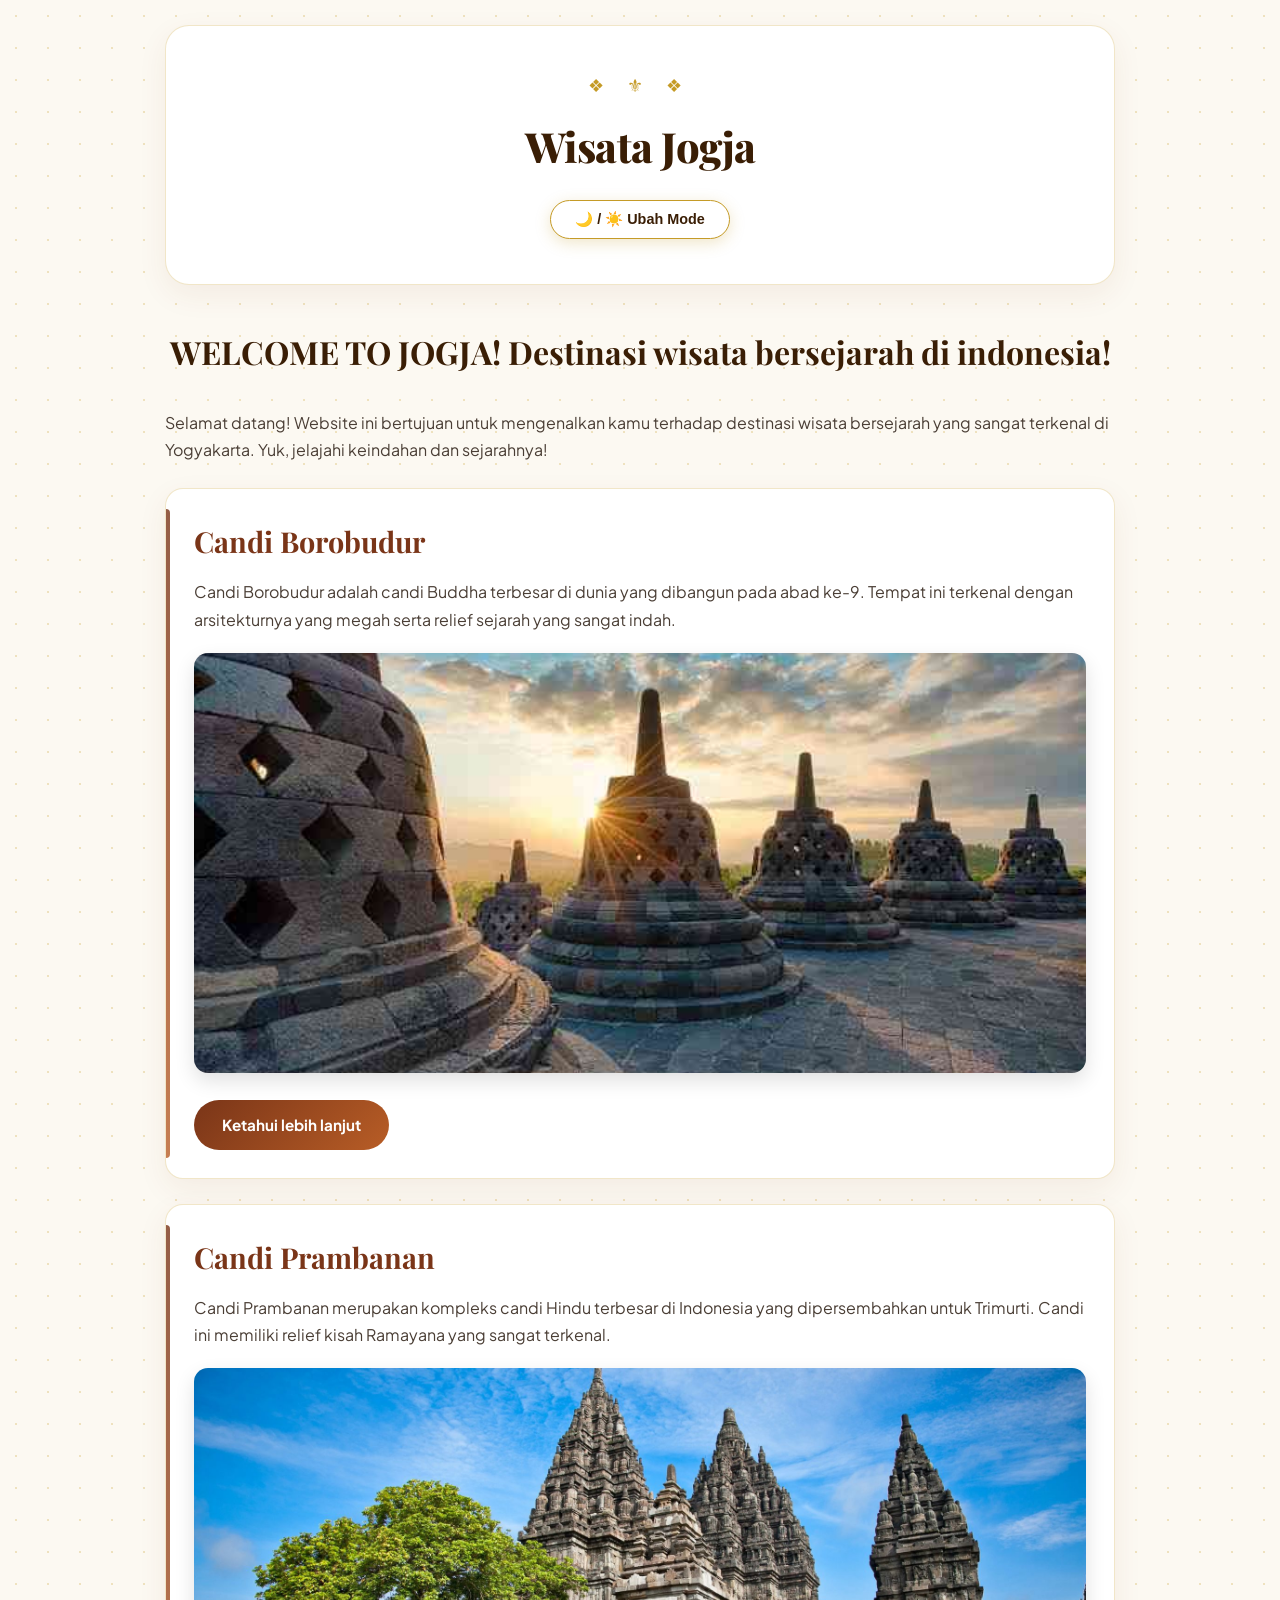
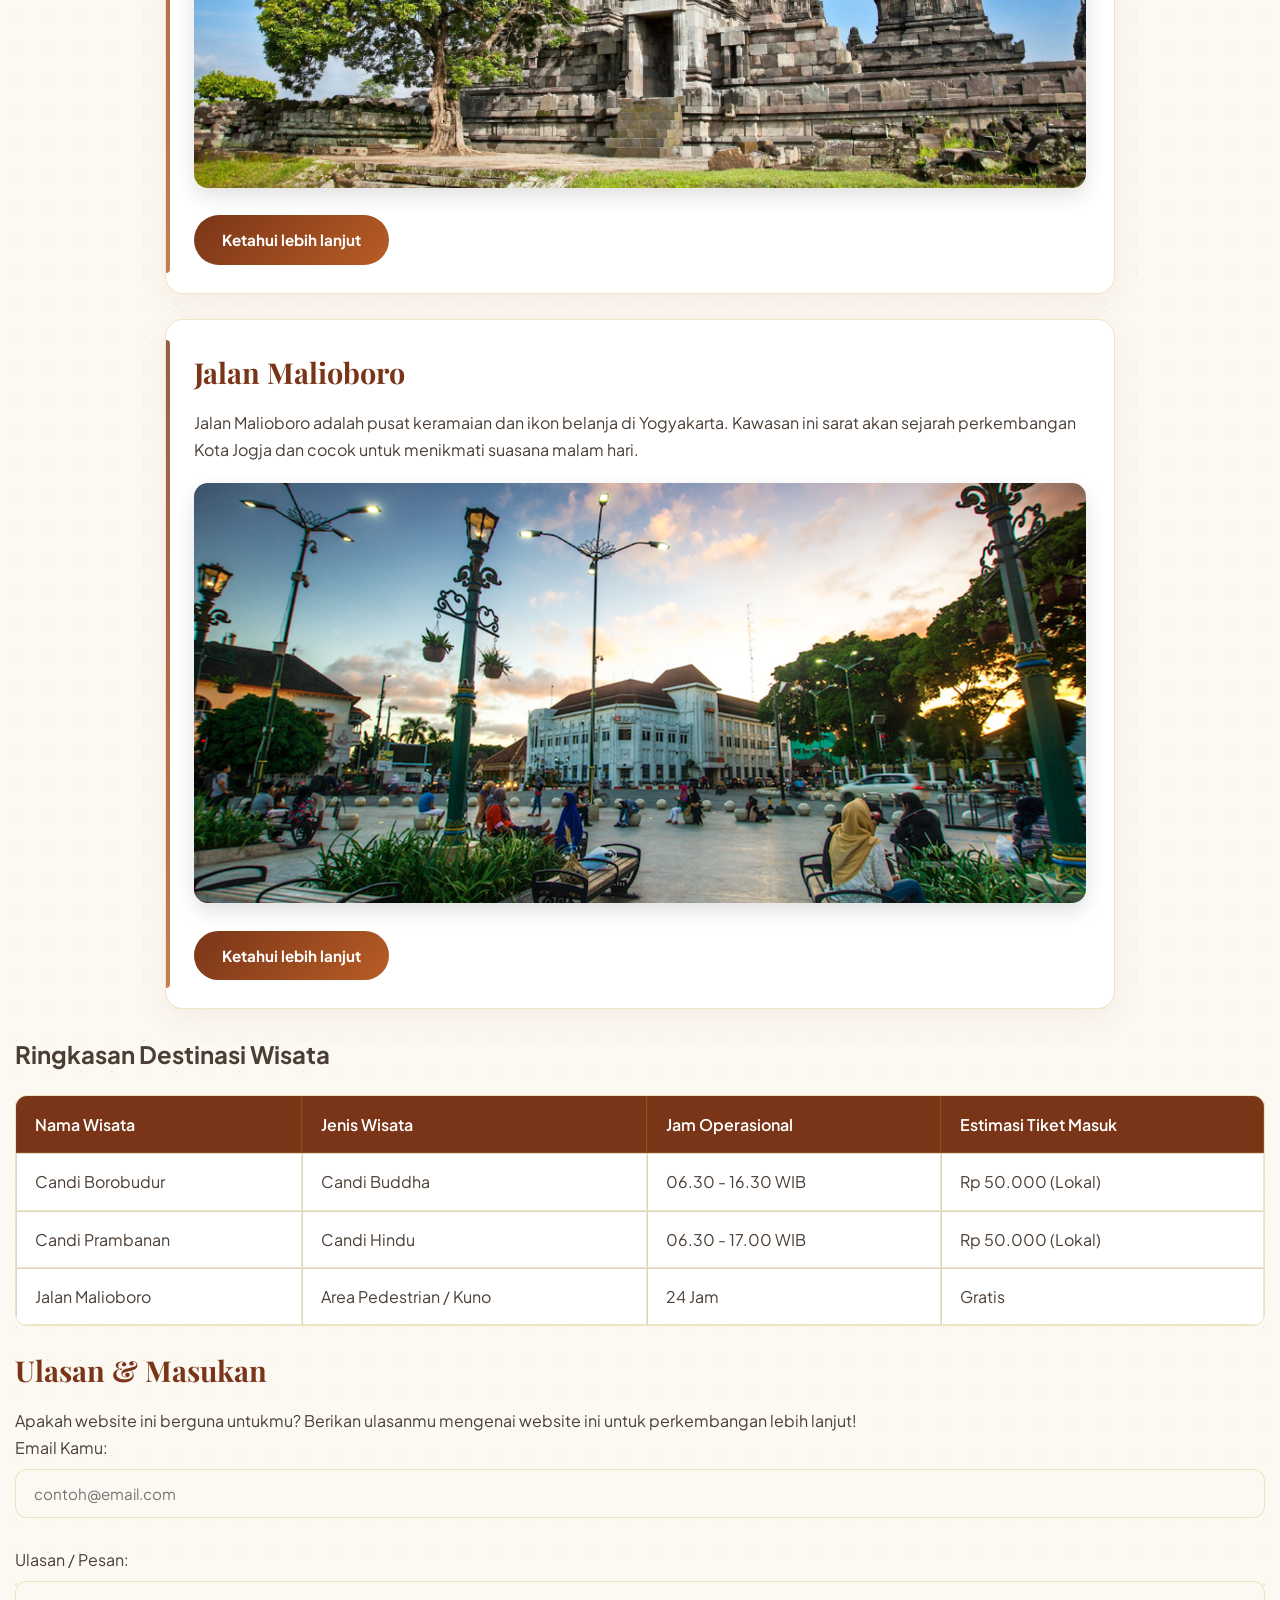
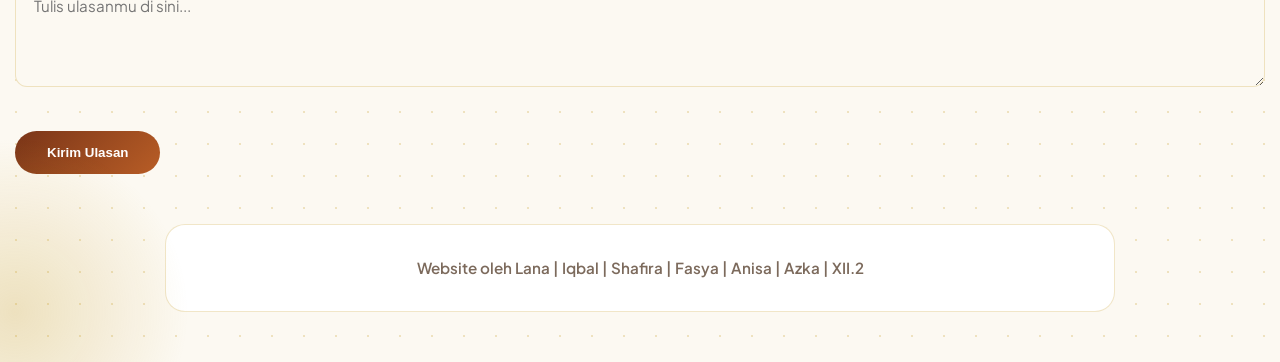
<file: index.html>
<!DOCTYPE html>
<html lang="id">
<head>
  <link rel="stylesheet" href="style.css">
<script src="script.js"></script>
    <meta charset="UTF-8">
    <meta name="viewport" content="width=device-width, initial-scale=1.0">
    <title>Wisata Bersejarah Jogja</title>
</head>
<body>

    <!-- Header Website -->
    <header>
        <h1>Wisata Jogja</h1>
      <button class="theme-btn" onclick="gantiTema('dark-mode')">🌙 / ☀️ Ubah Mode</button>
        <hr>
    </header>

    <!-- Judul Utama dan Penjelasan -->
    <main>
        <h2>WELCOME TO JOGJA! Destinasi wisata bersejarah di indonesia!</h2>
        <p>Selamat datang! Website ini bertujuan untuk mengenalkan kamu terhadap destinasi wisata bersejarah yang sangat terkenal di Yogyakarta. Yuk, jelajahi keindahan dan sejarahnya!</p>

        <hr>

        <!-- Bagian Candi Borobudur -->
       <div class="history-box">
      <h3>Candi Borobudur</h3>
        <p>Candi Borobudur adalah candi Buddha terbesar di dunia yang dibangun pada abad ke-9. Tempat ini terkenal dengan arsitekturnya yang megah serta relief sejarah yang sangat indah.</p>
        <img src="borobudur.jpg" alt="Foto Candi Borobudur" width="300">
        <br>
        <a href="borobudur.html">Ketahui lebih lanjut</a>
       </div>

        <hr>

        <!-- Bagian Candi Prambanan -->
         <div class="history-box">
        <h3>Candi Prambanan</h3>
        <p>Candi Prambanan merupakan kompleks candi Hindu terbesar di Indonesia yang dipersembahkan untuk Trimurti. Candi ini memiliki relief kisah Ramayana yang sangat terkenal.</p>
        <img src="prambanan.jpg" alt="Foto Candi Prambanan" width="300">
        <br>
        <a href="prambanan.html">Ketahui lebih lanjut</a>
         </div>
        <hr>

        <!-- Bagian Jalan Malioboro -->
           <div class="history-box">
      <h3>Jalan Malioboro</h3>
        <p>Jalan Malioboro adalah pusat keramaian dan ikon belanja di Yogyakarta. Kawasan ini sarat akan sejarah perkembangan Kota Jogja dan cocok untuk menikmati suasana malam hari.</p>
        <img src="malioboro.jpg" alt="Foto Jalan Malioboro" width="300">
        <br>
        <a href="malioboro.html">Ketahui lebih lanjut</a>
          </div>
    </main>

    <hr>
  <h2>Ringkasan Destinasi Wisata</h2>
  
<table border="1">
    <tr>
        <th>Nama Wisata</th>
        <th>Jenis Wisata</th>
        <th>Jam Operasional</th>
        <th>Estimasi Tiket Masuk</th>
    </tr>
    <tr>
        <td>Candi Borobudur</td>
        <td>Candi Buddha</td>
        <td>06.30 - 16.30 WIB</td>
        <td>Rp 50.000 (Lokal)</td>
    </tr>
    <tr>
        <td>Candi Prambanan</td>
        <td>Candi Hindu</td>
        <td>06.30 - 17.00 WIB</td>
        <td>Rp 50.000 (Lokal)</td>
    </tr>
    <tr>
        <td>Jalan Malioboro</td>
        <td>Area Pedestrian / Kuno</td>
        <td>24 Jam</td>
        <td>Gratis</td>
    </tr>
</table>


    <!-- Bagian Form Ulasan -->
    <section>
        <h2>Ulasan & Masukan</h2>
        <p>Apakah website ini berguna untukmu? Berikan ulasanmu mengenai website ini untuk perkembangan lebih lanjut!</p>

        <form action="#" method="get">
            <!-- Input Email -->
            <label for="email">Email Kamu:</label><br>
            <input type="email" id="email" name="email" placeholder="contoh@email.com" required>
            <br><br>

            <!-- Input Ulasan -->
            <label for="ulasan">Ulasan / Pesan:</label><br>
            <textarea id="ulasan" name="ulasan" rows="4" cols="40" placeholder="Tulis ulasanmu di sini..." required></textarea>
            <br><br>

            <!-- Tombol Kirim -->
            <input type="submit" value="Kirim Ulasan">
        </form>
    </section>

    <!-- Footer Website -->
    <hr>
    <footer>
        <p>Website oleh Lana | Iqbal | Shafira | Fasya | Anisa | Azka | XII.2</p>
    </footer>
<!-- Script Efek Sinar Kursor -->
    <script>
        const light = document.createElement('div');
        light.classList.add('cursor-light');
        document.body.appendChild(light);

        document.addEventListener('mousemove', (e) => {
            light.style.left = e.clientX + 'px';
            light.style.top = e.clientY + 'px';
        });
    </script>
</body>
</html>
</file>
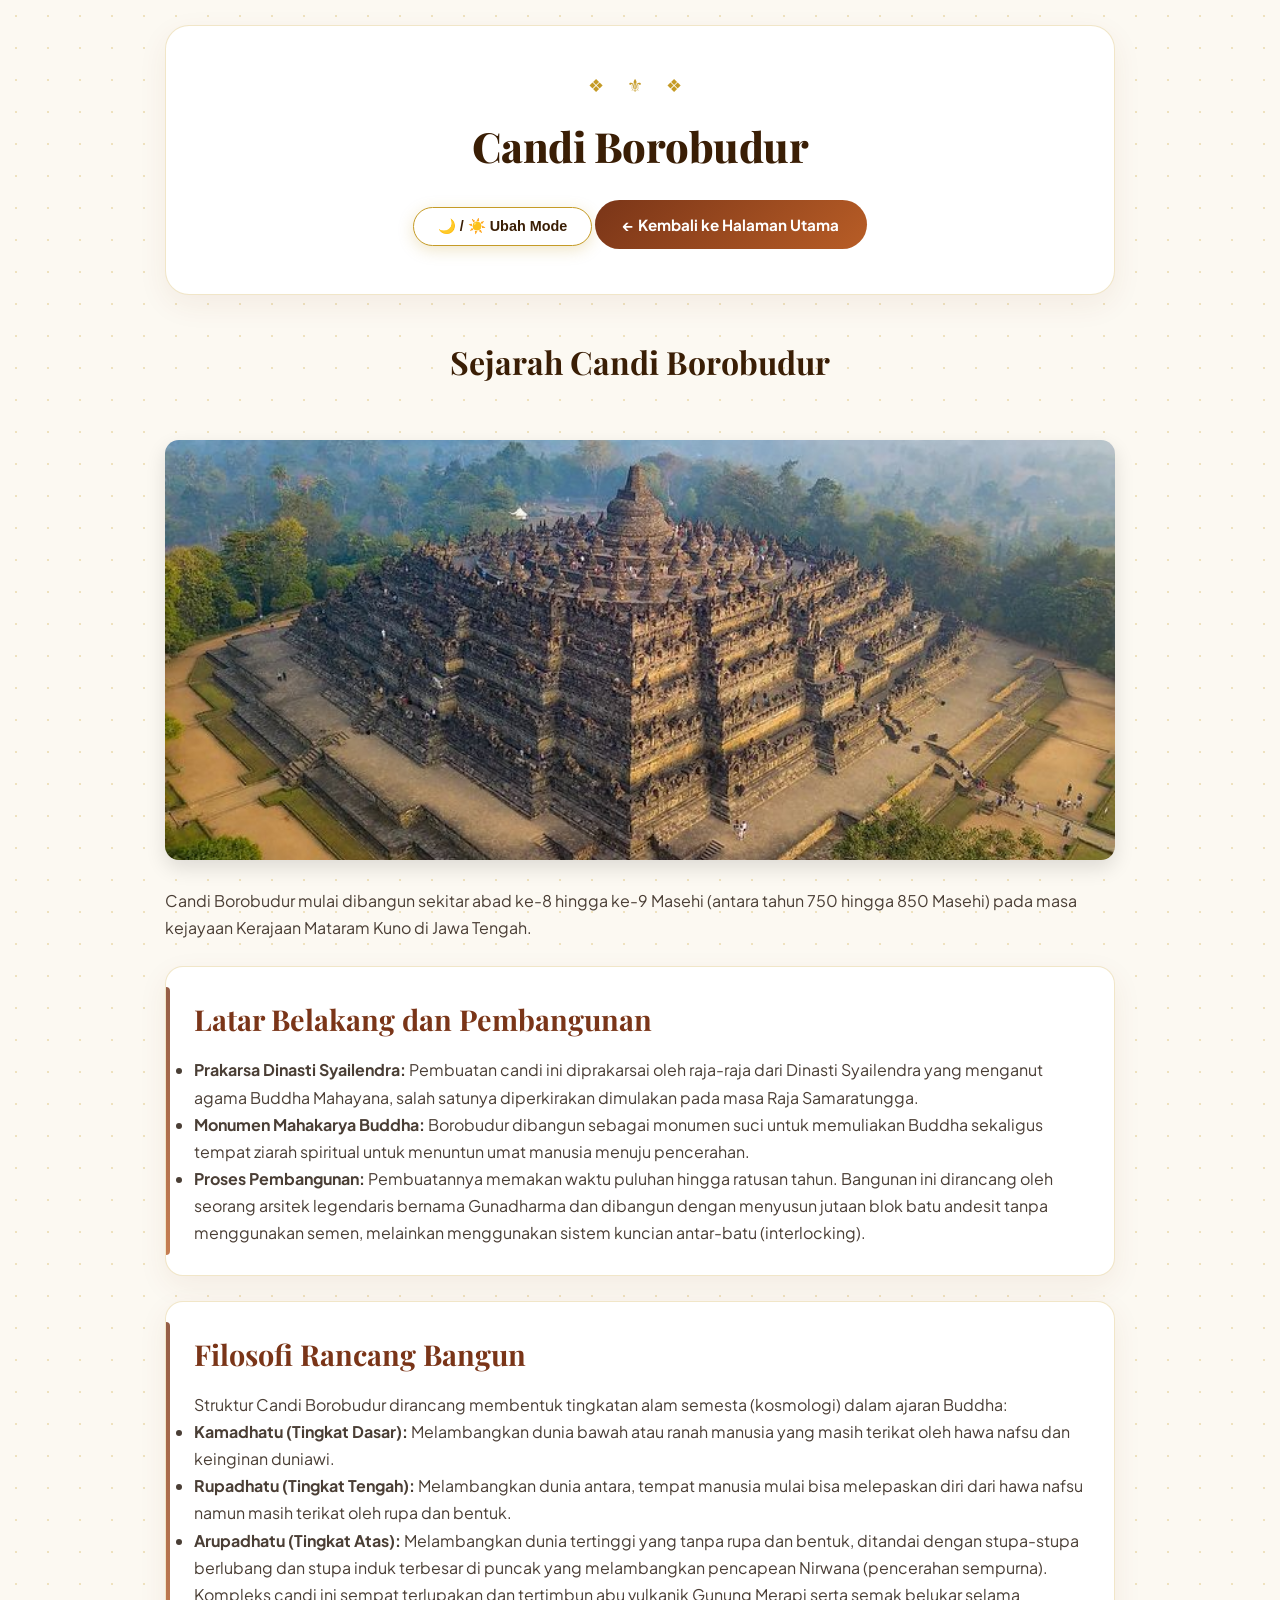
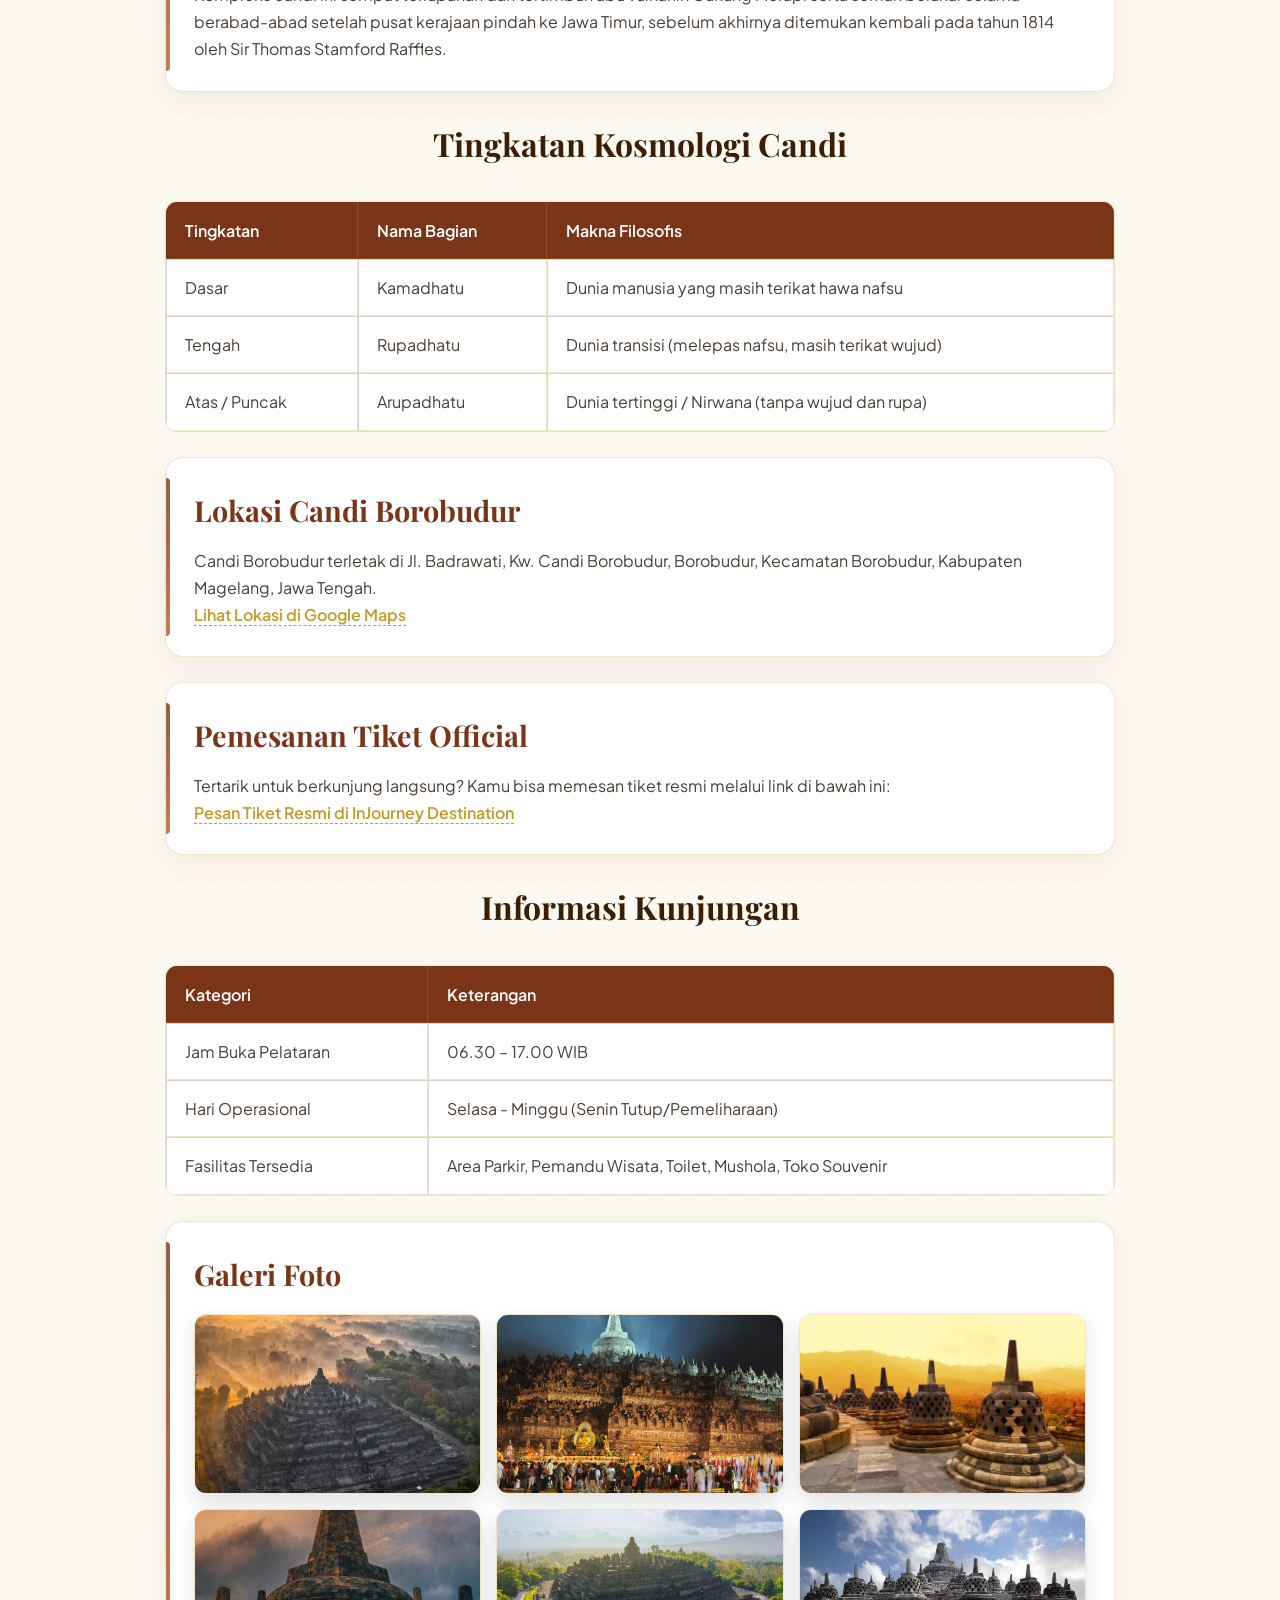
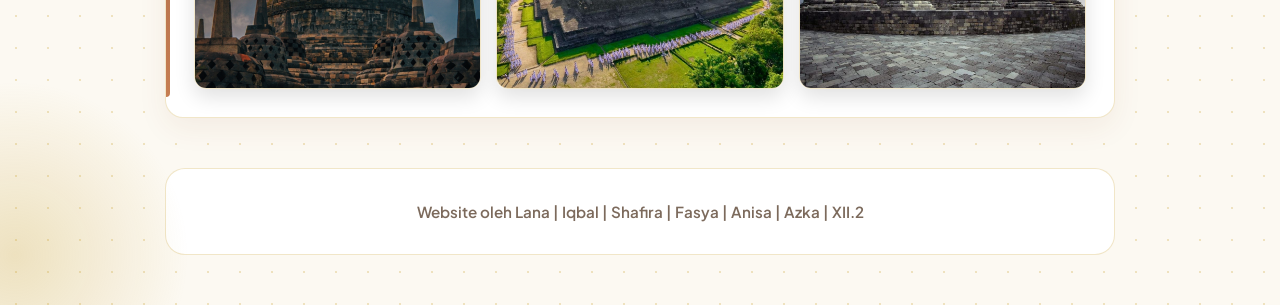
<file: borobudur.html>
<!DOCTYPE html>
<html lang="id">
<head>
  <link rel="stylesheet" href="style.css">
  <script src="script.js"></script>
    <meta charset="UTF-8">
    <meta name="viewport" content="width=device-width, initial-scale=1.0">
    <title>Candi Borobudur - Wisata Bersejarah Jogja</title>
</head>
<body>

    <!-- Header Website -->
    <header>
        <h1>Candi Borobudur</h1>
      <button class="theme-btn" onclick="gantiTema('dark-mode')">🌙 / ☀️ Ubah Mode</button>
        <a href="index.html">&larr; Kembali ke Halaman Utama</a>
        <hr>
    </header>

    <main>
        <!-- Bagian 1: Sejarah -->
        <h2>Sejarah Candi Borobudur</h2>
      <img src="b1.jpg" alt="Foto Candi Borobudur" width="300">
        <p>Candi Borobudur mulai dibangun sekitar abad ke-8 hingga ke-9 Masehi (antara tahun 750 hingga 850 Masehi) pada masa kejayaan Kerajaan Mataram Kuno di Jawa Tengah.</p>

      <div class="history-box">
        <h3>Latar Belakang dan Pembangunan</h3>
        <ul>
            <li><strong>Prakarsa Dinasti Syailendra:</strong> Pembuatan candi ini diprakarsai oleh raja-raja dari Dinasti Syailendra yang menganut agama Buddha Mahayana, salah satunya diperkirakan dimulakan pada masa Raja Samaratungga.</li>
            <li><strong>Monumen Mahakarya Buddha:</strong> Borobudur dibangun sebagai monumen suci untuk memuliakan Buddha sekaligus tempat ziarah spiritual untuk menuntun umat manusia menuju pencerahan.</li>
            <li><strong>Proses Pembangunan:</strong> Pembuatannya memakan waktu puluhan hingga ratusan tahun. Bangunan ini dirancang oleh seorang arsitek legendaris bernama Gunadharma dan dibangun dengan menyusun jutaan blok batu andesit tanpa menggunakan semen, melainkan menggunakan sistem kuncian antar-batu (interlocking).</li>
        </ul>
     </div>
      <div class="history-box">
        <h3>Filosofi Rancang Bangun</h3>
        <p>Struktur Candi Borobudur dirancang membentuk tingkatan alam semesta (kosmologi) dalam ajaran Buddha:</p>
        <ul>
            <li><strong>Kamadhatu (Tingkat Dasar):</strong> Melambangkan dunia bawah atau ranah manusia yang masih terikat oleh hawa nafsu dan keinginan duniawi.</li>
            <li><strong>Rupadhatu (Tingkat Tengah):</strong> Melambangkan dunia antara, tempat manusia mulai bisa melepaskan diri dari hawa nafsu namun masih terikat oleh rupa dan bentuk.</li>
            <li><strong>Arupadhatu (Tingkat Atas):</strong> Melambangkan dunia tertinggi yang tanpa rupa dan bentuk, ditandai dengan stupa-stupa berlubang dan stupa induk terbesar di puncak yang melambangkan pencapean Nirwana (pencerahan sempurna).</li>
        </ul>
        <p>Kompleks candi ini sempat terlupakan dan tertimbun abu vulkanik Gunung Merapi serta semak belukar selama berabad-abad setelah pusat kerajaan pindah ke Jawa Timur, sebelum akhirnya ditemukan kembali pada tahun 1814 oleh Sir Thomas Stamford Raffles.</p>
    </div>
        <hr>
      <h2>Tingkatan Kosmologi Candi</h2>
<table border="1">
    <tr>
        <th>Tingkatan</th>
        <th>Nama Bagian</th>
        <th>Makna Filosofis</th>
    </tr>
    <tr>
        <td>Dasar</td>
        <td>Kamadhatu</td>
        <td>Dunia manusia yang masih terikat hawa nafsu</td>
    </tr>
    <tr>
        <td>Tengah</td>
        <td>Rupadhatu</td>
        <td>Dunia transisi (melepas nafsu, masih terikat wujud)</td>
    </tr>
    <tr>
        <td>Atas / Puncak</td>
        <td>Arupadhatu</td>
        <td>Dunia tertinggi / Nirwana (tanpa wujud dan rupa)</td>
    </tr>
</table>


        <!-- Bagian 2: Lokasi -->
      <div class="history-box">
        <h3>Lokasi Candi Borobudur</h3>
        <p>Candi Borobudur terletak di Jl. Badrawati, Kw. Candi Borobudur, Borobudur, Kecamatan Borobudur, Kabupaten Magelang, Jawa Tengah.</p>
        <p>
            <a href="https://www.google.com/maps/search/?api=1&query=Candi+Borobudur" target="_blank">Lihat Lokasi di Google Maps</a>
        </p>
    </div>
        <hr>

        <!-- Bagian 3: Pembelian Tiket Official -->
      <div class="history-box">
        <h3>Pemesanan Tiket Official</h3>
        <p>Tertarik untuk berkunjung langsung? Kamu bisa memesan tiket resmi melalui link di bawah ini:</p>
        <p>
            <a href="https://injourneydestination.id/destinations/borobudur/" target="_blank">Pesan Tiket Resmi di InJourney Destination</a>
        </p>
              </div>
      <h2>Informasi Kunjungan</h2>
<table border="1">
    <tr>
        <th>Kategori</th>
        <th>Keterangan</th>
    </tr>
    <tr>
        <td>Jam Buka Pelataran</td>
        <td>06.30 – 17.00 WIB</td>
    </tr>
    <tr>
        <td>Hari Operasional</td>
        <td>Selasa - Minggu (Senin Tutup/Pemeliharaan)</td>
    </tr>
    <tr>
        <td>Fasilitas Tersedia</td>
        <td>Area Parkir, Pemandu Wisata, Toilet, Mushola, Toko Souvenir</td>
    </tr>
</table>

<!-- Bagian Galeri Foto -->
<div class="history-box">
    <h3>Galeri Foto</h3>
    <div class="gallery-grid">
        <img src="b2.jpg" alt="Foto 1">
        <img src="b3.jpg" alt="Foto 2">
        <img src="b4.jpg" alt="Foto 3">
        <img src="b5.jpg" alt="Foto 4">
        <img src="b6.jpg" alt="Foto 5">
        <img src="b7.jpg" alt="Foto 6">
    </div>
</div>
      
      
    </main>

    <!-- Footer Website -->
    <hr>
    <footer>
        <p>Website oleh Lana | Iqbal | Shafira | Fasya | Anisa | Azka | XII.2</p>
    </footer>
<!-- Script Efek Sinar Kursor -->
    <script>
        const light = document.createElement('div');
        light.classList.add('cursor-light');
        document.body.appendChild(light);

        document.addEventListener('mousemove', (e) => {
            light.style.left = e.clientX + 'px';
            light.style.top = e.clientY + 'px';
        });
    </script>
</body>
</html>
</file>
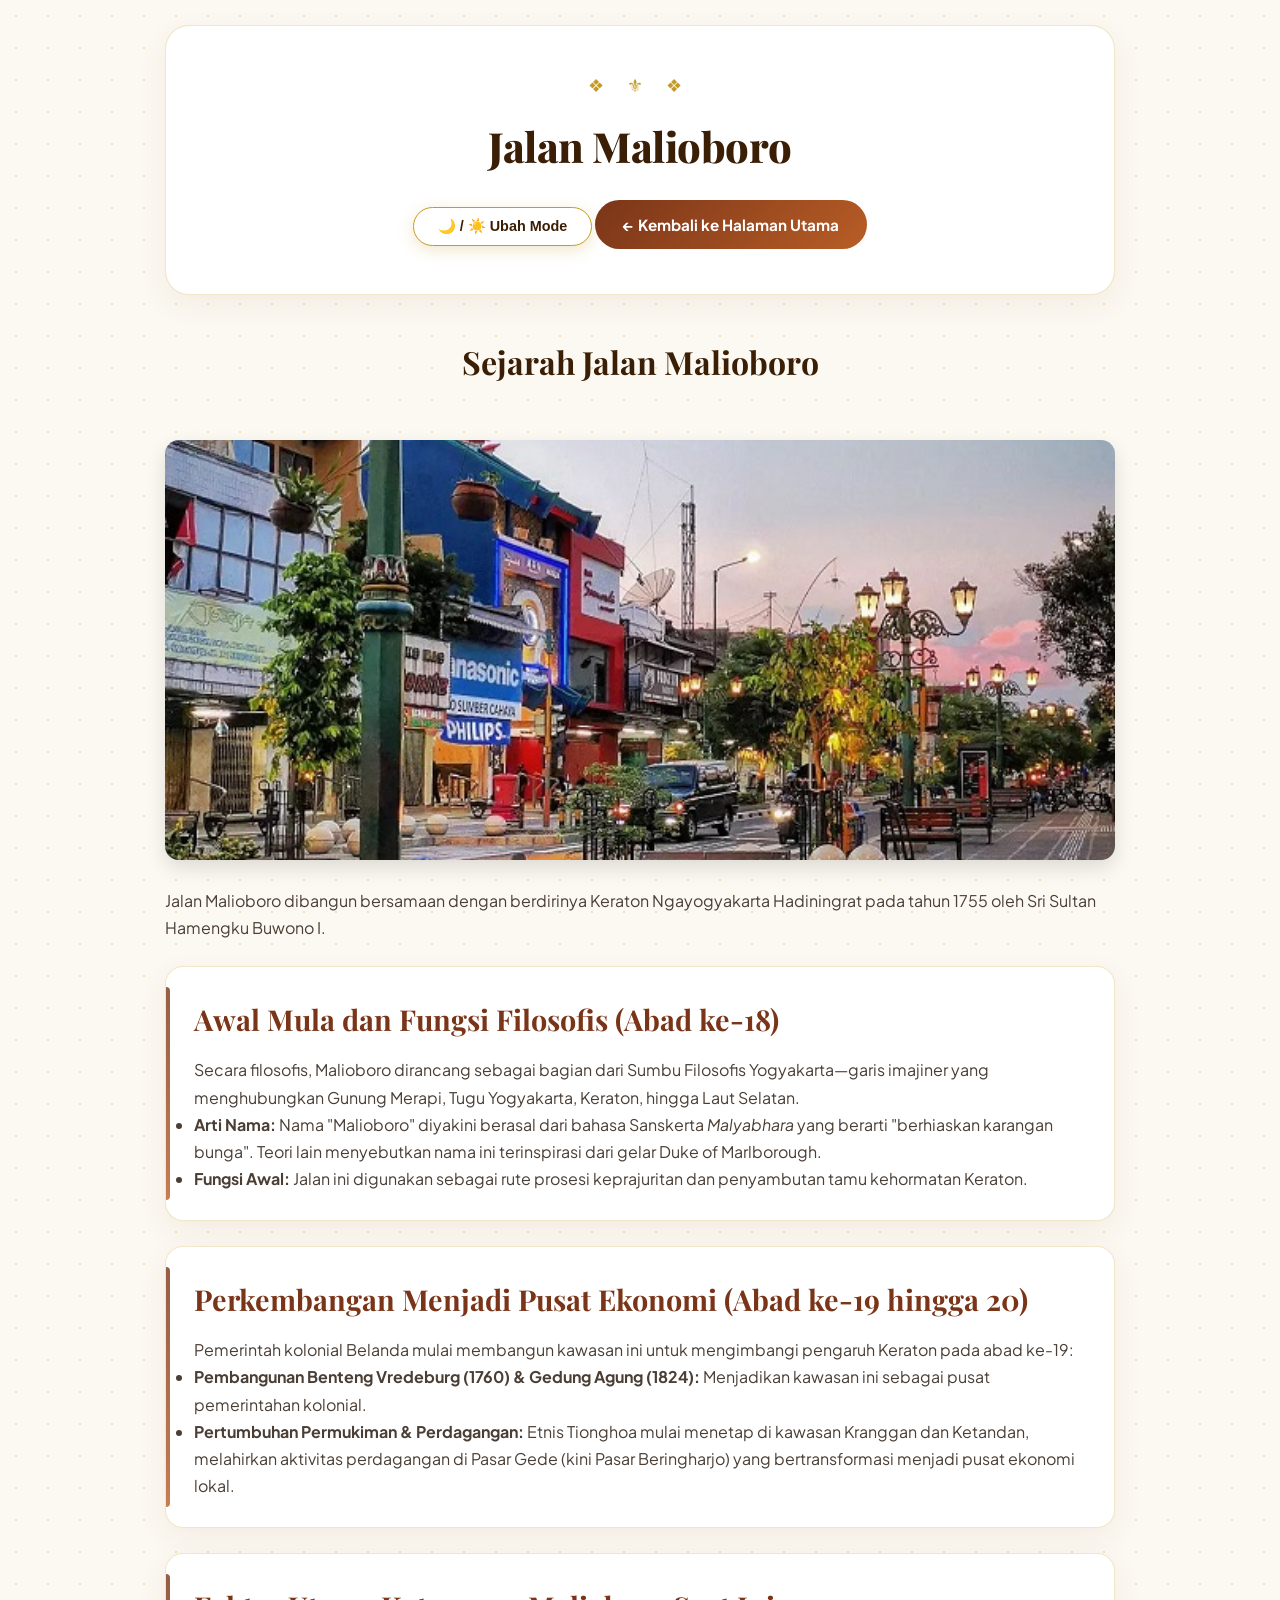
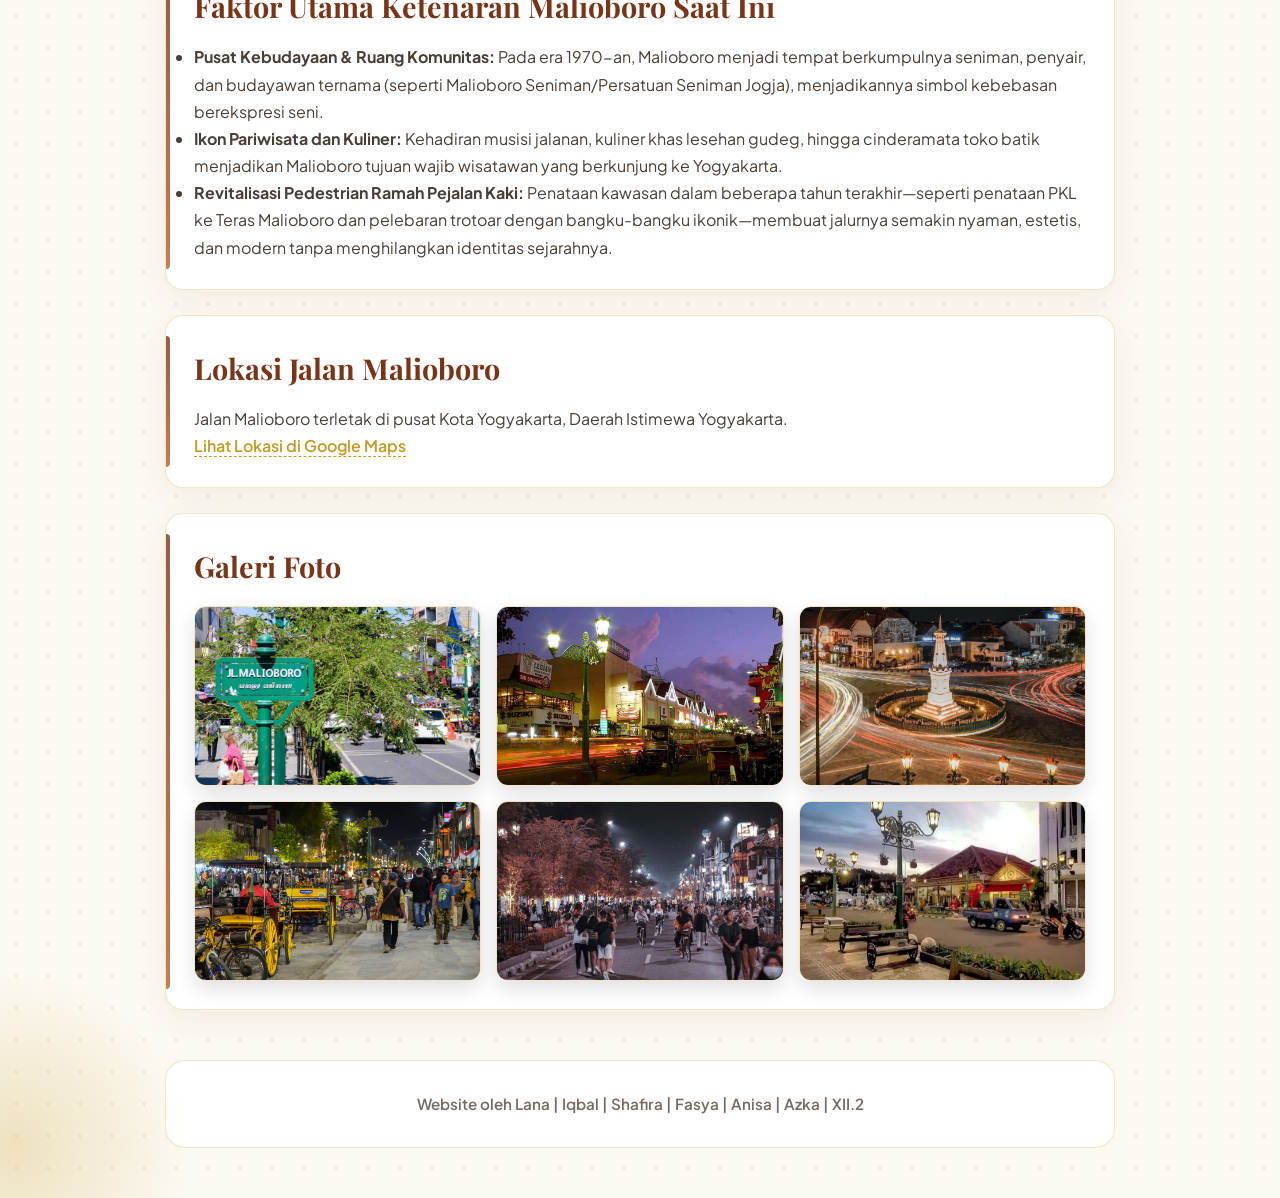
<file: malioboro.html>
<!DOCTYPE html>
<html lang="id">
<head>
  <link rel="stylesheet" href="style.css">
  <script src="script.js"></script>
    <meta charset="UTF-8">
    <meta name="viewport" content="width=device-width, initial-scale=1.0">
    <title>Jalan Malioboro - Wisata Bersejarah Jogja</title>
</head>
<body>

    <!-- Header Website -->
    <header>
        <h1>Jalan Malioboro</h1>
      <button class="theme-btn" onclick="gantiTema('dark-mode')">🌙 / ☀️ Ubah Mode</button>
        <a href="index.html">&larr; Kembali ke Halaman Utama</a>
        <hr>
    </header>

    <main>
        <!-- Bagian 1: Sejarah -->
        <h2>Sejarah Jalan Malioboro</h2>
      <img src="m1.jpg" alt="Foto Candi Borobudur" width="300">
        <p>Jalan Malioboro dibangun bersamaan dengan berdirinya Keraton Ngayogyakarta Hadiningrat pada tahun 1755 oleh Sri Sultan Hamengku Buwono I.</p>

      <div class="history-box">
        <h3>Awal Mula dan Fungsi Filosofis (Abad ke-18)</h3>
        <p>Secara filosofis, Malioboro dirancang sebagai bagian dari Sumbu Filosofis Yogyakarta—garis imajiner yang menghubungkan Gunung Merapi, Tugu Yogyakarta, Keraton, hingga Laut Selatan.</p>
        <ul>
            <li><strong>Arti Nama:</strong> Nama "Malioboro" diyakini berasal dari bahasa Sanskerta <em>Malyabhara</em> yang berarti "berhiaskan karangan bunga". Teori lain menyebutkan nama ini terinspirasi dari gelar Duke of Marlborough.</li>
            <li><strong>Fungsi Awal:</strong> Jalan ini digunakan sebagai rute prosesi keprajuritan dan penyambutan tamu kehormatan Keraton.</li>
        </ul>
      </div>
      <div class="history-box">
        <h3>Perkembangan Menjadi Pusat Ekonomi (Abad ke-19 hingga 20)</h3>
        <p>Pemerintah kolonial Belanda mulai membangun kawasan ini untuk mengimbangi pengaruh Keraton pada abad ke-19:</p>
        <ul>
            <li><strong>Pembangunan Benteng Vredeburg (1760) &amp; Gedung Agung (1824):</strong> Menjadikan kawasan ini sebagai pusat pemerintahan kolonial.</li>
            <li><strong>Pertumbuhan Permukiman &amp; Perdagangan:</strong> Etnis Tionghoa mulai menetap di kawasan Kranggan dan Ketandan, melahirkan aktivitas perdagangan di Pasar Gede (kini Pasar Beringharjo) yang bertransformasi menjadi pusat ekonomi lokal.</li>
        </ul>
     </div>

      <div class="history-box">
        <h3>Faktor Utama Ketenaran Malioboro Saat Ini</h3>
        <ul>
            <li><strong>Pusat Kebudayaan &amp; Ruang Komunitas:</strong> Pada era 1970-an, Malioboro menjadi tempat berkumpulnya seniman, penyair, dan budayawan ternama (seperti Malioboro Seniman/Persatuan Seniman Jogja), menjadikannya simbol kebebasan berekspresi seni.</li>
            <li><strong>Ikon Pariwisata dan Kuliner:</strong> Kehadiran musisi jalanan, kuliner khas lesehan gudeg, hingga cinderamata toko batik menjadikan Malioboro tujuan wajib wisatawan yang berkunjung ke Yogyakarta.</li>
            <li><strong>Revitalisasi Pedestrian Ramah Pejalan Kaki:</strong> Penataan kawasan dalam beberapa tahun terakhir—seperti penataan PKL ke Teras Malioboro dan pelebaran trotoar dengan bangku-bangku ikonik—membuat jalurnya semakin nyaman, estetis, dan modern tanpa menghilangkan identitas sejarahnya.</li>
        </ul>
      </div>
        <hr>

        <!-- Bagian 2: Lokasi -->
      <div class="history-box">
        <h3>Lokasi Jalan Malioboro</h3>
        <p>Jalan Malioboro terletak di pusat Kota Yogyakarta, Daerah Istimewa Yogyakarta.</p>
        <p>
            <a href="https://www.google.com/maps/search/?api=1&query=Jalan+Malioboro+Yogyakarta" target="_blank">Lihat Lokasi di Google Maps</a>
        </p>
              </div>

<!-- Bagian Galeri Foto -->
<div class="history-box">
    <h3>Galeri Foto</h3>
    <div class="gallery-grid">
        <img src="m2.jpg" alt="Foto 1">
        <img src="m3.jpg" alt="Foto 2">
        <img src="m4.jpg" alt="Foto 3">
        <img src="m5.jpg" alt="Foto 4">
        <img src="m6.jpg" alt="Foto 5">
        <img src="m7.jpg" alt="Foto 6">
    </div>
</div>
      
    </main>

    <!-- Footer Website -->
    <hr>
    <footer>
        <p>Website oleh Lana | Iqbal | Shafira | Fasya | Anisa | Azka | XII.2</p>
    </footer>
<!-- Script Efek Sinar Kursor -->
    <script>
        const light = document.createElement('div');
        light.classList.add('cursor-light');
        document.body.appendChild(light);

        document.addEventListener('mousemove', (e) => {
            light.style.left = e.clientX + 'px';
            light.style.top = e.clientY + 'px';
        });
    </script>
</body>
</html>
</file>
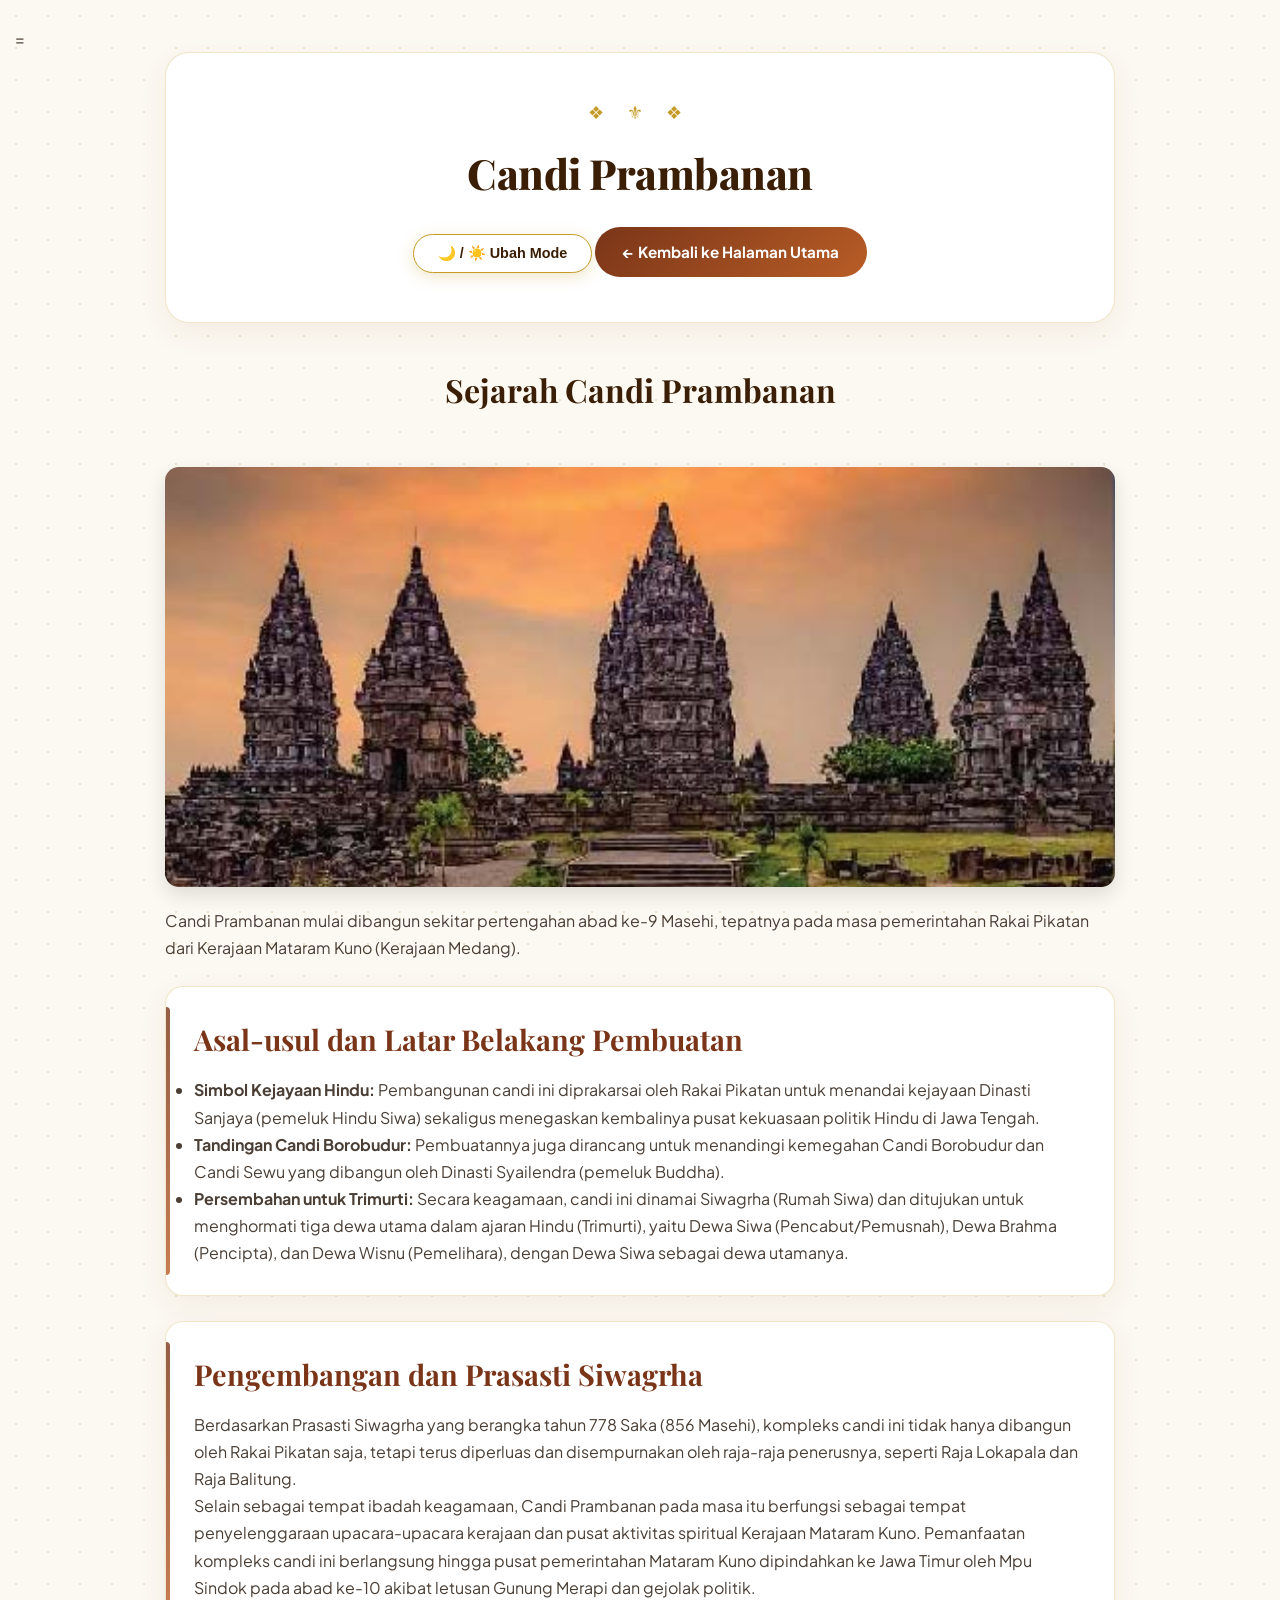
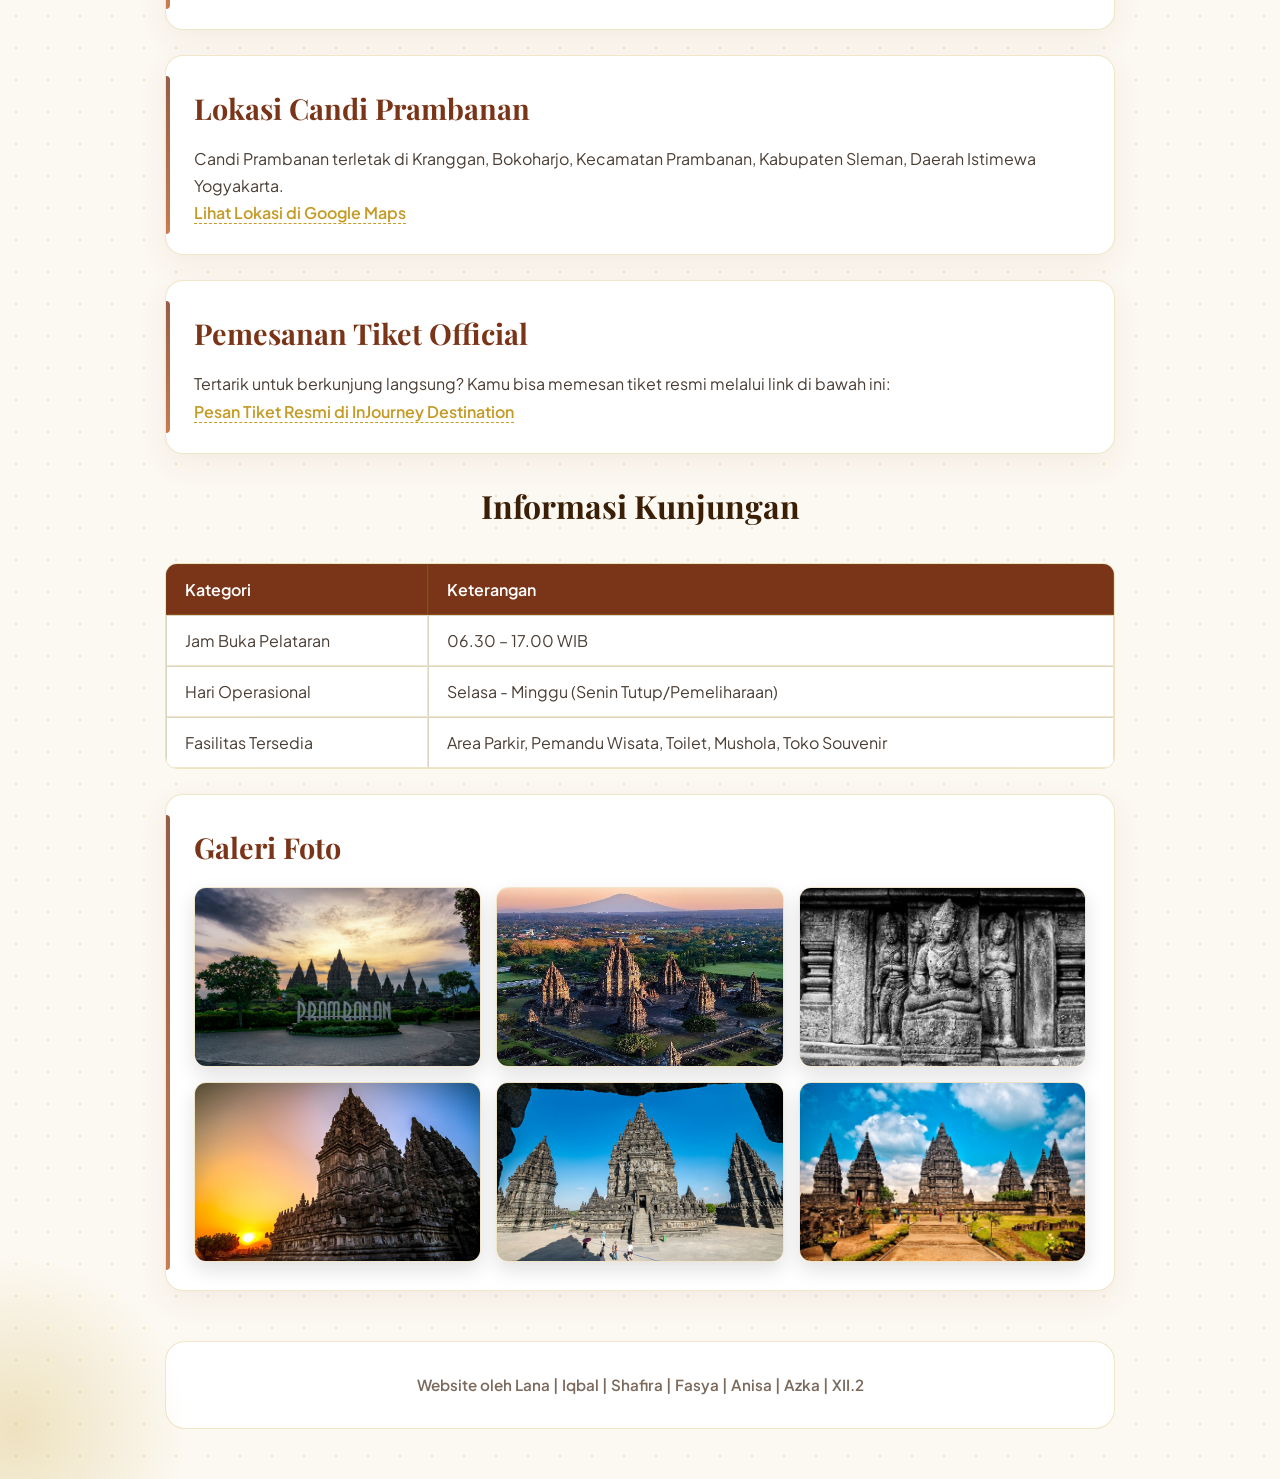
<file: prambanan.html>
=<!DOCTYPE html>
<!DOCTYPE html>
<html lang="id">
<head>
  <link rel="stylesheet" href="style.css">
  <script src="script.js"></script>
    <meta charset="UTF-8">
    <meta name="viewport" content="width=device-width, initial-scale=1.0">
    <title>Candi Prambanan - Wisata Bersejarah Jogja</title>
</head>
<body>

    <!-- Header Website -->
    <header>
        <h1>Candi Prambanan</h1>
      <button class="theme-btn" onclick="gantiTema('dark-mode')">🌙 / ☀️ Ubah Mode</button>
        <a href="index.html">&larr; Kembali ke Halaman Utama</a>
        <hr>
    </header>

    <main>
        <!-- Bagian 1: Sejarah -->
        <h2>Sejarah Candi Prambanan</h2>
      <img src="p1.jpg" alt="Foto Candi Borobudur" width="300">
        <p>Candi Prambanan mulai dibangun sekitar pertengahan abad ke-9 Masehi, tepatnya pada masa pemerintahan Rakai Pikatan dari Kerajaan Mataram Kuno (Kerajaan Medang).</p>

      <div class="history-box">
        <h3>Asal-usul dan Latar Belakang Pembuatan</h3>
        <ul>
            <li><strong>Simbol Kejayaan Hindu:</strong> Pembangunan candi ini diprakarsai oleh Rakai Pikatan untuk menandai kejayaan Dinasti Sanjaya (pemeluk Hindu Siwa) sekaligus menegaskan kembalinya pusat kekuasaan politik Hindu di Jawa Tengah.</li>
            <li><strong>Tandingan Candi Borobudur:</strong> Pembuatannya juga dirancang untuk menandingi kemegahan Candi Borobudur dan Candi Sewu yang dibangun oleh Dinasti Syailendra (pemeluk Buddha).</li>
            <li><strong>Persembahan untuk Trimurti:</strong> Secara keagamaan, candi ini dinamai Siwagrha (Rumah Siwa) dan ditujukan untuk menghormati tiga dewa utama dalam ajaran Hindu (Trimurti), yaitu Dewa Siwa (Pencabut/Pemusnah), Dewa Brahma (Pencipta), dan Dewa Wisnu (Pemelihara), dengan Dewa Siwa sebagai dewa utamanya.</li>
        </ul>
    </div>
      <div class="history-box">
        <h3>Pengembangan dan Prasasti Siwagrha</h3>
        <p>Berdasarkan Prasasti Siwagrha yang berangka tahun 778 Saka (856 Masehi), kompleks candi ini tidak hanya dibangun oleh Rakai Pikatan saja, tetapi terus diperluas dan disempurnakan oleh raja-raja penerusnya, seperti Raja Lokapala dan Raja Balitung.</p>
        <p>Selain sebagai tempat ibadah keagamaan, Candi Prambanan pada masa itu berfungsi sebagai tempat penyelenggaraan upacara-upacara kerajaan dan pusat aktivitas spiritual Kerajaan Mataram Kuno. Pemanfaatan kompleks candi ini berlangsung hingga pusat pemerintahan Mataram Kuno dipindahkan ke Jawa Timur oleh Mpu Sindok pada abad ke-10 akibat letusan Gunung Merapi dan gejolak politik.</p>
      </div>
        <hr>
    


        <!-- Bagian 2: Lokasi -->
      <div class="history-box">
        <h3>Lokasi Candi Prambanan</h3>
        <p>Candi Prambanan terletak di Kranggan, Bokoharjo, Kecamatan Prambanan, Kabupaten Sleman, Daerah Istimewa Yogyakarta.</p>
        <p>
  
            <a href="https://www.google.com/maps/search/?api=1&query=Candi+Prambanan" target="_blank">Lihat Lokasi di Google Maps</a>
        </p>
     </div>
        <hr>

        <!-- Bagian 3: Pembelian Tiket Official -->
     <div class="history-box"> 
        <h3>Pemesanan Tiket Official</h3>
        <p>Tertarik untuk berkunjung langsung? Kamu bisa memesan tiket resmi melalui link di bawah ini:</p>
        <p>
            <a href="https://injourneydestination.id/destinations/prambanan/" target="_blank">Pesan Tiket Resmi di InJourney Destination</a>
        </p>
     </div>
       
      <h2>Informasi Kunjungan</h2>
<table border="1">
    <tr>
        <th>Kategori</th>
        <th>Keterangan</th>
    </tr>
    <tr>
        <td>Jam Buka Pelataran</td>
        <td>06.30 – 17.00 WIB</td>
    </tr>
    <tr>
        <td>Hari Operasional</td>
        <td>Selasa - Minggu (Senin Tutup/Pemeliharaan)</td>
    </tr>
    <tr>
        <td>Fasilitas Tersedia</td>
        <td>Area Parkir, Pemandu Wisata, Toilet, Mushola, Toko Souvenir</td>
    </tr>
</table>

<!-- Bagian Galeri Foto -->
<div class="history-box">
    <h3>Galeri Foto</h3>
    <div class="gallery-grid">
        <img src="p2.jpg" alt="Foto 1">
        <img src="p3.jpg" alt="Foto 2">
        <img src="p4.jpg" alt="Foto 3">
        <img src="p5.jpg" alt="Foto 4">
        <img src="p6.jpg" alt="Foto 5">
        <img src="p7.jpg" alt="Foto 6">
    </div>
</div>
      
      
    </main>

    <!-- Footer Website -->
    <hr>
    <footer>
        <p>Website oleh Lana | Iqbal | Shafira | Fasya | Anisa | Azka | XII.2</p>
    </footer>
<!-- Script Efek Sinar Kursor -->
    <script>
        const light = document.createElement('div');
        light.classList.add('cursor-light');
        document.body.appendChild(light);

        document.addEventListener('mousemove', (e) => {
            light.style.left = e.clientX + 'px';
            light.style.top = e.clientY + 'px';
        });
    </script>
</body>
</html>
</file>
<file: style.css>
@import url('https://fonts.googleapis.com/css2?family=Playfair+Display:ital,wght@0,600;0,800;1,400&family=Plus+Jakarta+Sans:wght@400;500;600;700&display=swap');

/* ==========================================
   1. VARIABLE WARNA (LUXURY JOGJA PALETTE)
   ========================================== */
:root {
    /* Light Mode: Cream Royal, Cokelat Terracotta, & Emas Warm */
    --bg-main: #fcf9f2;
    --card-bg: #ffffff;
    --card-border: rgba(197, 155, 39, 0.25);
    --text-heading: #3a1e05;
    --text-body: #4a3e35;
    --text-muted: #7c6a5c;
    --accent-gold: #c59b27;
    --accent-gold-glow: rgba(197, 155, 39, 0.25);
    --primary-brown: #7a3518;
    --btn-grad: linear-gradient(135deg, #7a3518 0%, #b85d26 100%);
    --shadow-soft: 0 10px 30px rgba(122, 53, 24, 0.07);
    --shadow-hover: 0 18px 35px rgba(122, 53, 24, 0.15);
}

body.dark-mode {
    /* Dark Mode: Obsidian Black, Deep Espresso, & Metallic Gold */
    --bg-main: #0e0c0a;
    --card-bg: #181410;
    --card-border: rgba(255, 215, 0, 0.2);
    --text-heading: #f3e5ab;
    --text-body: #d8c8b8;
    --text-muted: #a08f80;
    --accent-gold: #ffd700;
    --accent-gold-glow: rgba(255, 215, 0, 0.35);
    --primary-brown: #e07d3b;
    --btn-grad: linear-gradient(135deg, #d4af37 0%, #a67c1e 100%);
    --shadow-soft: 0 10px 30px rgba(0, 0, 0, 0.6);
    --shadow-hover: 0 18px 35px rgba(255, 215, 0, 0.15);
}

/* ==========================================
   2. PENGATURAN UMUM & ELEMEN BACKGROUND
   ========================================== */
* {
    margin: 0;
    padding: 0;
    box-sizing: border-box;
    transition: background-color 0.35s ease, color 0.35s ease, transform 0.3s ease, box-shadow 0.3s ease;
}

body {
    font-family: 'Plus Jakarta Sans', sans-serif;
    background-color: var(--bg-main);
    color: var(--text-body);
    line-height: 1.7;
    padding: 25px 15px 50px;
    min-height: 100vh;
    /* Pola Titik & Kilau Emas Halus di Background */
    background-image: 
        radial-gradient(var(--accent-gold-glow) 1.2px, transparent 1.2px);
    background-size: 32px 32px;
}

main, header, footer {
    max-width: 950px;
    margin: 0 auto;
}

hr {
    display: none; /* Menyembunyikan garis polos bawaan HTML */
}

/* ==========================================
   3. HEADER & HERO SECTION
   ========================================== */
header {
    text-align: center;
    padding: 45px 25px;
    margin-bottom: 40px;
    background: var(--card-bg);
    border-radius: 24px;
    border: 1px solid var(--card-border);
    box-shadow: var(--shadow-soft);
    position: relative;
    overflow: hidden;
}

/* Hiasan Simbol Emas Tradisional */
header::before {
    content: "❖  ⚜  ❖";
    display: block;
    font-size: 1.1rem;
    color: var(--accent-gold);
    letter-spacing: 10px;
    margin-bottom: 10px;
}

header h1 {
    font-family: 'Playfair Display', serif;
    font-size: 2.6rem;
    font-weight: 800;
    color: var(--text-heading);
    letter-spacing: -0.5px;
    margin-bottom: 18px;
}

/* Tombol Mode Gelap / Terang (Pill Style) */
.theme-btn {
    background: var(--card-bg);
    color: var(--text-heading);
    border: 1.5px solid var(--accent-gold);
    padding: 10px 24px;
    border-radius: 50px;
    font-weight: 600;
    font-size: 0.9rem;
    cursor: pointer;
    box-shadow: 0 4px 15px var(--accent-gold-glow);
}

.theme-btn:hover {
    transform: scale(1.05);
    background: var(--accent-gold);
    color: #0e0c0a;
}

/* ==========================================
   4. KARTU DESTINASI (EFEK HOVER MODERN)
   ========================================== */
main > h2 {
    font-family: 'Playfair Display', serif;
    font-size: 2rem;
    color: var(--text-heading);
    text-align: center;
    margin-bottom: 30px;
}

main section, .card {
    background: var(--card-bg);
    border: 1px solid var(--card-border);
    border-radius: 20px;
    padding: 30px;
    margin-bottom: 35px;
    box-shadow: var(--shadow-soft);
    position: relative;
}

main section:hover {
    transform: translateY(-8px);
    box-shadow: var(--shadow-hover);
    border-color: var(--accent-gold);
}

main h3, section h2 {
    font-family: 'Playfair Display', serif;
    font-size: 1.8rem;
    color: var(--primary-brown);
    margin-bottom: 12px;
}

/* Styling Gambar Bergaya Pigura */
img {
    width: 100%;
    max-height: 420px;
    object-fit: cover;
    border-radius: 14px;
    margin: 20px 0;
    box-shadow: 0 8px 20px rgba(0, 0, 0, 0.12);
}

/* Styling Tombol Link "Ketahui lebih lanjut" */
a[href$=".html"] {
    display: inline-block;
    background: var(--btn-grad);
    color: #ffffff;
    font-weight: 700;
    padding: 12px 28px;
    border-radius: 50px;
    text-decoration: none;
    box-shadow: 0 6px 20px var(--shadow-soft);
    font-size: 0.95rem;
}

a[href$=".html"]:hover {
    transform: translateY(-3px) scale(1.02);
    box-shadow: 0 10px 25px var(--accent-gold-glow);
}

/* Styling Link Luar (Google Maps & Tiket) */
a[href*="maps"], a[href*="injourney"] {
    color: var(--accent-gold);
    font-weight: 600;
    text-decoration: none;
    border-bottom: 1.5px dashed var(--accent-gold);
}

a[href*="maps"]:hover, a[href*="injourney"]:hover {
    opacity: 0.8;
}

/* ==========================================
   5. STYLING TABEL & FORM
   ========================================== */
/* ==========================================
   STYLING TABEL (DIPERBARUI)
   ========================================== */
table {
    width: 100%;
    border-collapse: separate;
    border-spacing: 0;
    margin: 20px 0;
    border-radius: 12px;
    overflow: hidden;
    border: 1px solid var(--card-border);
    color: var(--text-body); /* Memastikan tabel mengikuti warna tema */
}

th, td {
    padding: 14px 18px;
    text-align: left;
}

th {
    background: var(--primary-brown);
    color: #ffffff; /* Warna teks header tabel tetap putih */
    font-weight: 600;
}

td {
    background: var(--card-bg);
    border-bottom: 1px solid var(--card-border);
    color: var(--text-body); /* <--- TAMBAHKAN BARIS INI agar warna teks otomatis berubah di dark mode */
}

input[type="email"], textarea {
    width: 100%;
    padding: 14px 18px;
    border: 1.5px solid var(--card-border);
    border-radius: 12px;
    background: var(--bg-main);
    color: var(--text-body);
    font-family: inherit;
    font-size: 0.95rem;
    margin-top: 8px;
}

input[type="email"]:focus, textarea:focus {
    outline: none;
    border-color: var(--accent-gold);
    box-shadow: 0 0 12px var(--accent-gold-glow);
}

input[type="submit"] {
    background: var(--btn-grad);
    color: #ffffff;
    border: none;
    padding: 14px 32px;
    border-radius: 50px;
    font-weight: 700;
    cursor: pointer;
    box-shadow: 0 6px 20px var(--shadow-soft);
    margin-top: 10px;
}

input[type="submit"]:hover {
    transform: translateY(-2px);
    box-shadow: 0 10px 25px var(--accent-gold-glow);
}

/* ==========================================
   6. FOOTER & TAMPILAN HANDPHONE (RESPONSIVE)
   ========================================== */
footer {
    text-align: center;
    padding: 30px;
    margin-top: 50px;
    background: var(--card-bg);
    border-radius: 20px;
    border: 1px solid var(--card-border);
    color: var(--text-muted);
    font-weight: 600;
    font-size: 0.95rem;
}

@media (max-width: 768px) {
    header h1 { font-size: 1.9rem; }
    main section { padding: 20px; }
    body { padding: 12px; }
}

/* ==========================================
   STYLING KOTAK SEJARAH (HISTORY BOX)
   ========================================== */
.history-box {
    background: var(--card-bg);
    border: 1.5px solid var(--card-border);
    border-radius: 18px;
    padding: 28px;
    margin: 25px 0;
    box-shadow: var(--shadow-soft);
    position: relative;
    transition: all 0.35s cubic-bezier(0.25, 0.8, 0.25, 1);
}

/* Efek Hover Saat Kursor Mendekati / Mengarah ke Kotak Sejarah */
.history-box:hover {
    transform: translateY(-6px);
    border-color: var(--accent-gold);
    box-shadow: 0 14px 30px var(--accent-gold-glow);
}

/* Hiasan Aksen Garis Emas di Sisi Kiri Kotak Sejarah */
.history-box::before {
    content: "";
    position: absolute;
    top: 20px;
    bottom: 20px;
    left: 0;
    width: 4px;
    background: var(--btn-grad);
    border-radius: 0 4px 4px 0;
    opacity: 0.8;
    transition: opacity 0.3s ease;
}

.history-box:hover::before {
    opacity: 1;
    background: var(--accent-gold);
}

/* ==========================================
   EFEK SINAR EMAS MENGIKUTI KURSOR
   ========================================== */
.cursor-light {
    position: fixed;
    width: 350px;
    height: 350px;
    background: radial-gradient(circle, var(--accent-gold-glow) 0%, rgba(0, 0, 0, 0) 70%);
    border-radius: 50%;
    pointer-events: none; /* Penting! Supaya link dan tombol tetap bisa diklik */
    transform: translate(-50%, -50%);
    z-index: 9999;
    transition: left 0.08s ease-out, top 0.08s ease-out;
}

/* ==========================================
   STYLING GALERI FOTO (3 KOLOM x 2 BARIS)
   ========================================== */
.gallery-grid {
    display: grid;
    grid-template-columns: repeat(3, 1fr); /* Membagi menjadi 3 kolom sama besar */
    gap: 15px;                            /* Jarak antar gambar */
    margin-top: 15px;
}

.gallery-grid img {
    width: 100%;
    height: 180px;         /* Memaksa tinggi gambar seragam */
    object-fit: cover;     /* Memotong gambar secara proporsional agar tidak gepeng */
    border-radius: 12px;
    margin: 0;             /* Menghapus margin gambar bawaan */
    border: 1px solid var(--card-border);
    transition: transform 0.3s ease, box-shadow 0.3s ease;
}

/* Efek Hover Saat Gambar Ditunjuk */
.gallery-grid img:hover {
    transform: scale(1.05);
    border-color: var(--accent-gold);
    box-shadow: 0 8px 20px var(--accent-gold-glow);
}

/* Penyesuaian Tampilan untuk Layar HP */
@media (max-width: 600px) {
    .gallery-grid {
        grid-template-columns: repeat(2, 1fr); /* Berubah jadi 2 kolom di HP agar tidak kekecilan */
    }
}
</file>
